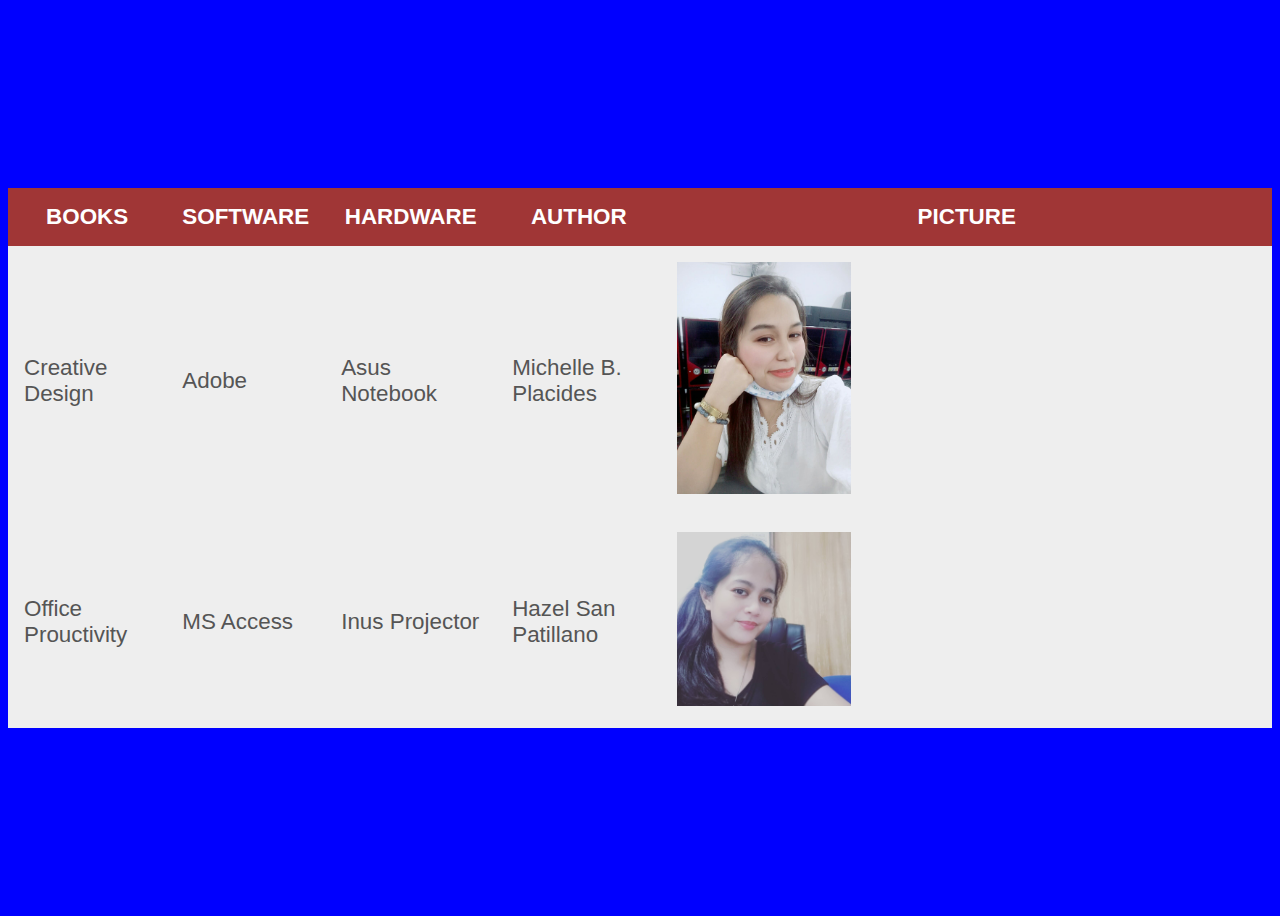
<file: Desktop/master/index.html>
<!DOCTYPE html>
<html lang="en">
    <head>
        <meta charset="UTF-8">
        <meta http-equiv="X-UA-Compatible" content="IE=edge">
        <meta name="viewport" content="width=device-width,initial-scale=1.0">
        
        
        <title>IT TECHNOLOGIES</title>
        <link rel="stylesheet" href="styles.css">
        </head>
        <body>
            
            <table>

            <thead>
            <tr>
                <th>BOOKS</th>
                <th>SOFTWARE</th>
                <th>HARDWARE</th>
                <th>AUTHOR</th>
                <th>PICTURE</th>
              
            </tr>
            </thead>
            <tbody>
            <tr>
                <td>Creative Design</td>
                <td>Adobe</td>
                <td>Asus Notebook</td>
                <td>Michelle B. Placides</td>
                <td><img src="michelle.jpg" width="30%" height="20%"></td>
            </tr>
            <tr>
                <td>Office Prouctivity</td>
                <td>MS Access</td>
                <td>Inus Projector</td>
                <td>Hazel San Patillano</td>
                <td><img src="hazel.jpg" width="30%" height="20%"></td>
            </tr>
            </tbody>

    </table>
            </body>
            </html>
</file>
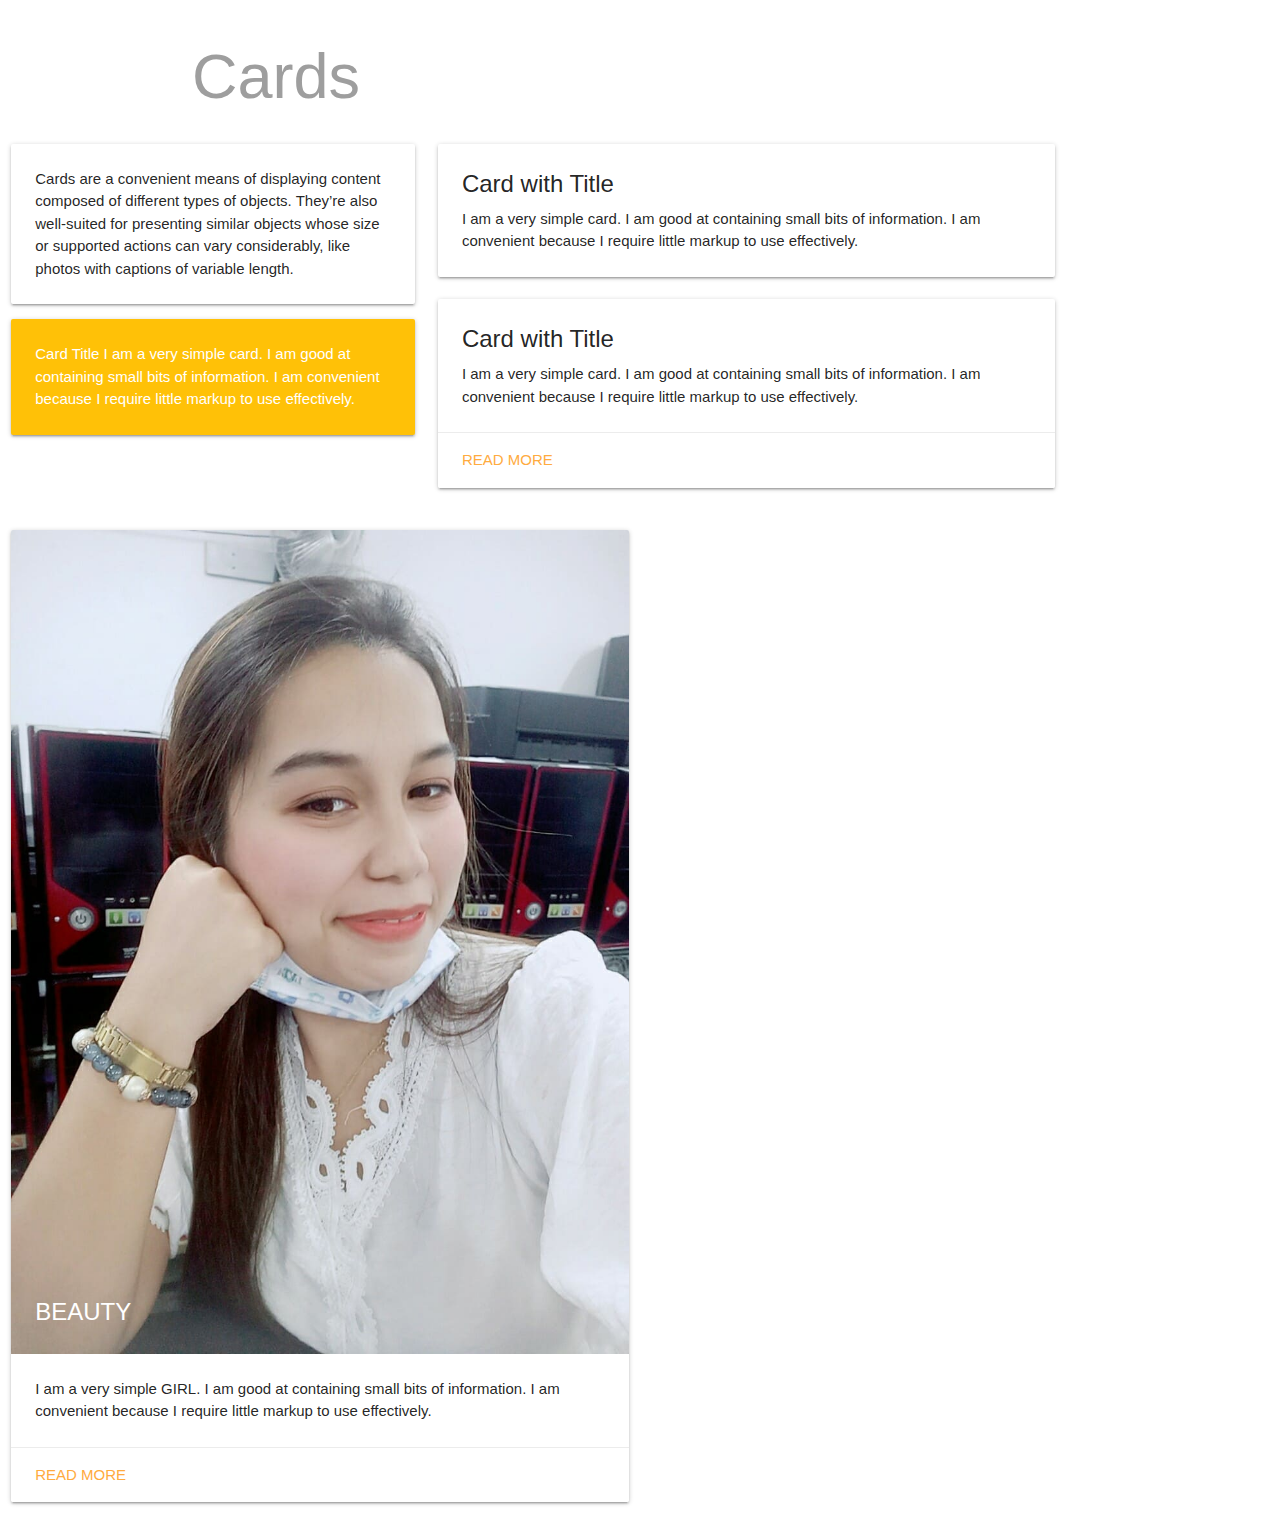
<file: Desktop/Gridcolor/cards.html>
<!DOCTYPE html>
<html lang="en">
<head>
    <meta charset="UTF-8">
    <meta http-equiv="X-UA-Compatible" content="IE=edge">
    <meta name="viewport" content="width=device-width, initial-scale=1.0">
    <!--font awesome icons-->
    <script src="https://kit/fontawesome.com/6a79530112.js"
    crossorigin="anonymous"></script>
    <!--Material Icons-->
    <link href="https://fonts.googleapis.com/icon?family=Material+Icons" rel="stylesheet">
    

    <!-- Compiled and minified CSS -->
    <link rel="stylesheet" href="https://cdnjs.cloudflare.com/ajax/libs/materialize/1.0.0/css/materialize.min.css">
  
    
    <title>Cards</title>
</head>
<body class="grey-text-4">

<div class="container">
    <h1 class="grey-text lighten-2">Cards</div></h1>

    <div class="row">
<div class="col s12 m4">
    <!--Simple card without title-->
    <div class="card">
        <div class="card-content">
            <p>Cards are a convenient means of displaying content composed of different types of objects. They’re also well-suited for presenting similar objects whose size or supported actions can vary considerably, like photos with captions of variable length.</p>

        </div>
    </div>
    <div class="card amber dark">
        <div class="card-content white-text">
            <p>Card Title
                I am a very simple card. I am good at containing small bits of information. I am convenient because I require little markup to use effectively.</p>

        </div>

        </div>
        </div>
        <div class="col s12 m6">
            <!--Card with title-->
            <div class="card">
            <div class="card-content">
                <span class="card-title">Card with Title </span>
                <p>
                    I am a very simple card. I am good at containing small bits of information. I am convenient because I require little markup to use effectively.
                </p>



</div>           
</div>
</div>
<div class="col s12 m6">
    <!--card with title-->
    <div class="card">
        <div class="card-content">
                <span class="card-title">Card with Title </span>
                <p>
                    I am a very simple card. I am good at containing small bits of information. I am convenient because I require little markup to use effectively.
                </p>

</div>
<!--add links-->
<div class="card-action">
    <a href="#">Read More</a>
</div>
</div>
</div>
</div>
<div class="row">
    <div class="col s12 m6">
        <!--Card with Image-->
        <div class="card">
            <div class="card-image">
                <img src="michelle.jpg" alt="">
                <span class="card-title">BEAUTY</span>
                </div>
                <div class="card-content">
                    <p>I am a very simple GIRL. I am good at containing small bits of information.
                    I am convenient because I require little markup to use effectively.</p>
                  </div>
                  <div class="card-action">
                    <a href="Grid.html">Read More</a>
                  </div>
                </div>
              </div>
            </div>
        </div>












     <!--Jquery CDN-->
     <script src="https://code.jquery.com/jquery-3.6.0.min.js">
        integrity="sha256=/xUj+30JU5yExlq6GSYGSHk7tPXikynS7ogEvDej/m4="
        crossorigin="anonymous"></script>
        <!-- Compiled and minified JavaScript -->
<script src="https://cdnjs.cloudflare.com/ajax/libs/materialize/1.0.0/js/materialize.min.js"></script>
    
</body>
</html>
</file>
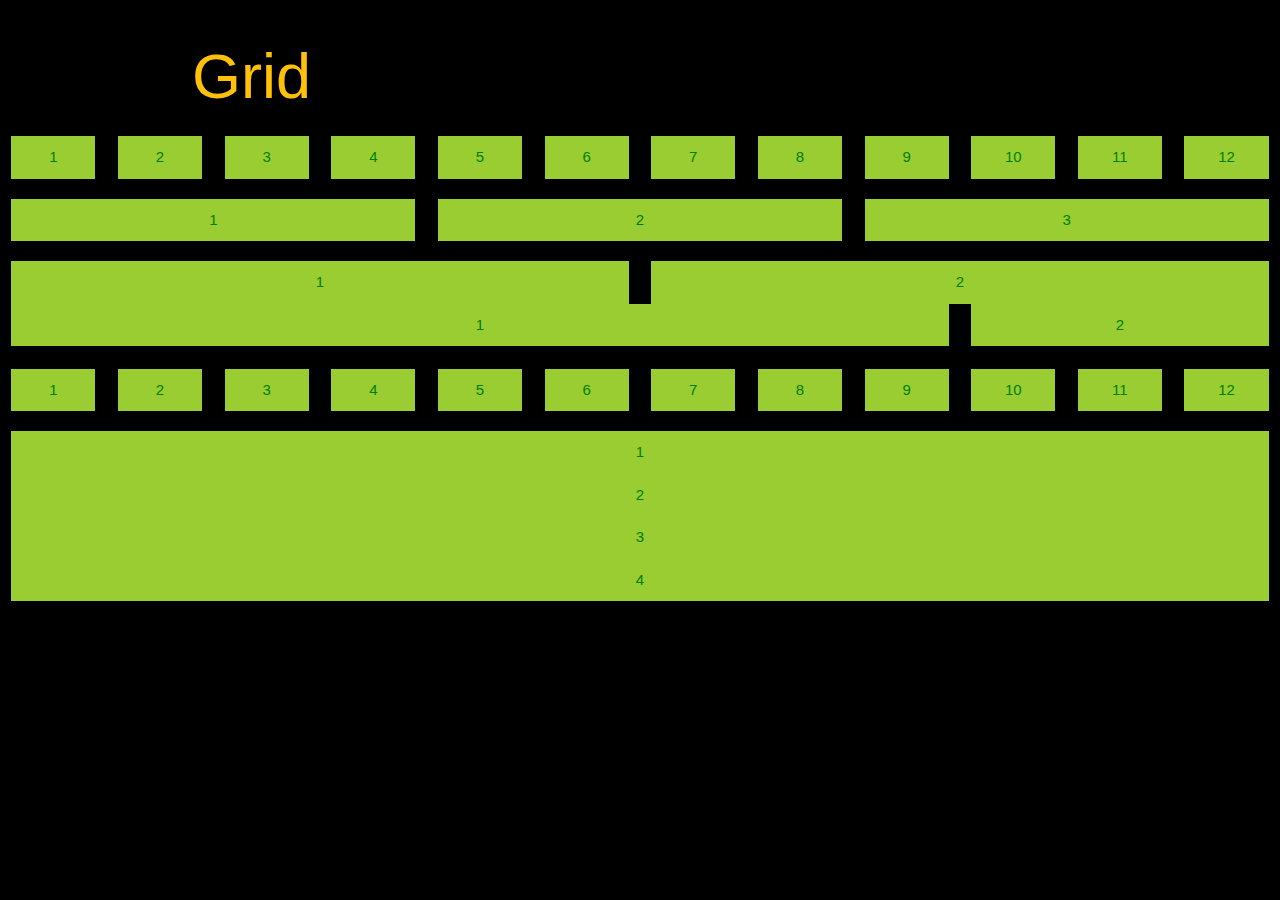
<file: Desktop/Gridcolor/Grid.html>
<!DOCTYPE html>
<html lang="en">
    <head>
        <meta charset="UTF-8">
        <meta http-equiv="X-UA-Compatible" content="IE=edge">
        <meta name="viewport" content="width=device-width,initia-scale=1.0">
        <!-- Compiled and minified CSS -->
        <link rel="stylesheet" href="https://cdnjs.cloudflare.com/ajax/libs/materialize/1.0.0/css/materialize.min.css">
       <style>
           .box {
               background: yellowgreen;
               padding: 10px;
               color:green;
               text-align:center;
           }

       </style>
       
        <title>Grid</title>
        <head>
            <body class="black">
                <div class="container">
                    <h1 class="amber-text">Grid</h1></div>
                    <!--12 1 columns-->
                    <div class="row">
                        <div class="col s1">
                            <div class="box">1</div>
                        </div>
                        <div class="col s1">
                            <div class="box">2</div>
                        </div>
                        <div class="col s1">
                            <div class="box">3</div>
                        </div>
                        <div class="col s1">
                            <div class="box">4</div>
                        </div>
                        <div class="col s1">
                            <div class="box">5</div>
                        </div>
                        <div class="col s1">
                            <div class="box">6</div>
                        </div>
                        <div class="col s1">
                            <div class="box">7</div>
                        </div>
                        <div class="col s1">
                            <div class="box">8</div>
                        </div>
                        <div class="col s1">
                            <div class="box">9</div>
                        </div>
                        <div class="col s1">
                            <div class="box">10</div>
                        </div>
                        <div class="col s1">
                            <div class="box">11</div>
                        </div>
                        <div class="col s1">
                            <div class="box">12</div>
                        </div>
                    </div>
                        <!--3 4 columns-->
                        <div class="row">
                            <div class="col s12 m4">
                                <div class="box">1</div>
                            </div>

                            <div class="row">
                                <div class="col s12 m4">
                                    <div class="box">2</div>
                                </div>
                                <div class="row">
                                    <div class="col s12 m4">
                                        <div class="box">3</div>
                                    </div>
                            </div>

                            <!--2 6 columns-->
                            <div class="rows">
                               <div class="col s6">
                                <div class="box">1</div>
                               </div> 

                               <div class="col s6">
                                <div class="box">2</div>
                               </div> 
                            </div>

                            <!--8 4-->
                            <div class="rows">
                                <div class="col s9">
                                 <div class="box">1</div>
                                </div> 
 
                                <div class="col s3">
                                 <div class="box">2</div>
                                </div> 
                             </div>
                            

                             <!--Responsive Grids/ SpecificScreen Sized-->>
                             <!--12 1 columns-->
                             <div class="row">
                                <div class="col s1">
                                    <div class="box">1</div>
                                </div>
                                <div class="col s1">
                                    <div class="box">2</div>
                                </div>
                                <div class="col s1">
                                    <div class="box">3</div>
                                </div>
                                <div class="col s1">
                                    <div class="box">4</div>
                                </div>
                                <div class="col s1">
                                    <div class="box">5</div>
                                </div>
                                <div class="col s1">
                                    <div class="box">6</div>
                                </div>
                                <div class="col s1">
                                    <div class="box">7</div>
                                </div>
                                <div class="col s1">
                                    <div class="box">8</div>
                                </div>
                                <div class="col s1">
                                    <div class="box">9</div>
                                </div>
                                <div class="col s1">
                                    <div class="box">10</div>
                                </div>
                                <div class="col s1">
                                    <div class="box">11</div>
                                </div>
                                <div class="col s1">
                                    <div class="box">12</div>
                                </div>
                            </div>

                                <!--2 6 columns-->
                                <div class="row">
                                    <div class="col s12">
                                        <div class="box">1</div>
                                    </div>
                                    <div class="col s12">
                                        <div class="box">2</div>
                                    </div>
                                    <div class="col s12">
                                        <div class="box">3</div>
                                    </div>
                                    <div class="col s12">
                                        <div class="box">4</div>
                                    </div>

                        <!--End of Container-->


                     

                     
                    </div>







                <!--Jquery CDN-->
                <script src="https://code.jquery.com/jquery-3.6.0.min.js">
                    integrity="sha256=/xUj+30JU5yExlq6GSYGSHk7tPXikynS7ogEvDej/m4="
                    crossorigin="anonymous"></script>
                    <!-- Compiled and minified JavaScript -->
    <script src="https://cdnjs.cloudflare.com/ajax/libs/materialize/1.0.0/js/materialize.min.js"></script>
            

                </body>
                </html>
</file>
<file: Desktop/master/styles.css>
body{
    height:100vh;
    display:flex;
    justify-content:center;
    align-items:center;
    background-color:blue ;
    
    
}
    
    table{
        font-family:sans-serif;
        border-collapse:collapse;                           

    }
    

th{
    background-color: rgb(160, 54, 54);
    color:#fff;

}
th,td{
    padding: 1rem;
    font-size:1.4rem;
}
tbody{
    background-color:#eee;
    color:#555;

}
</file>
